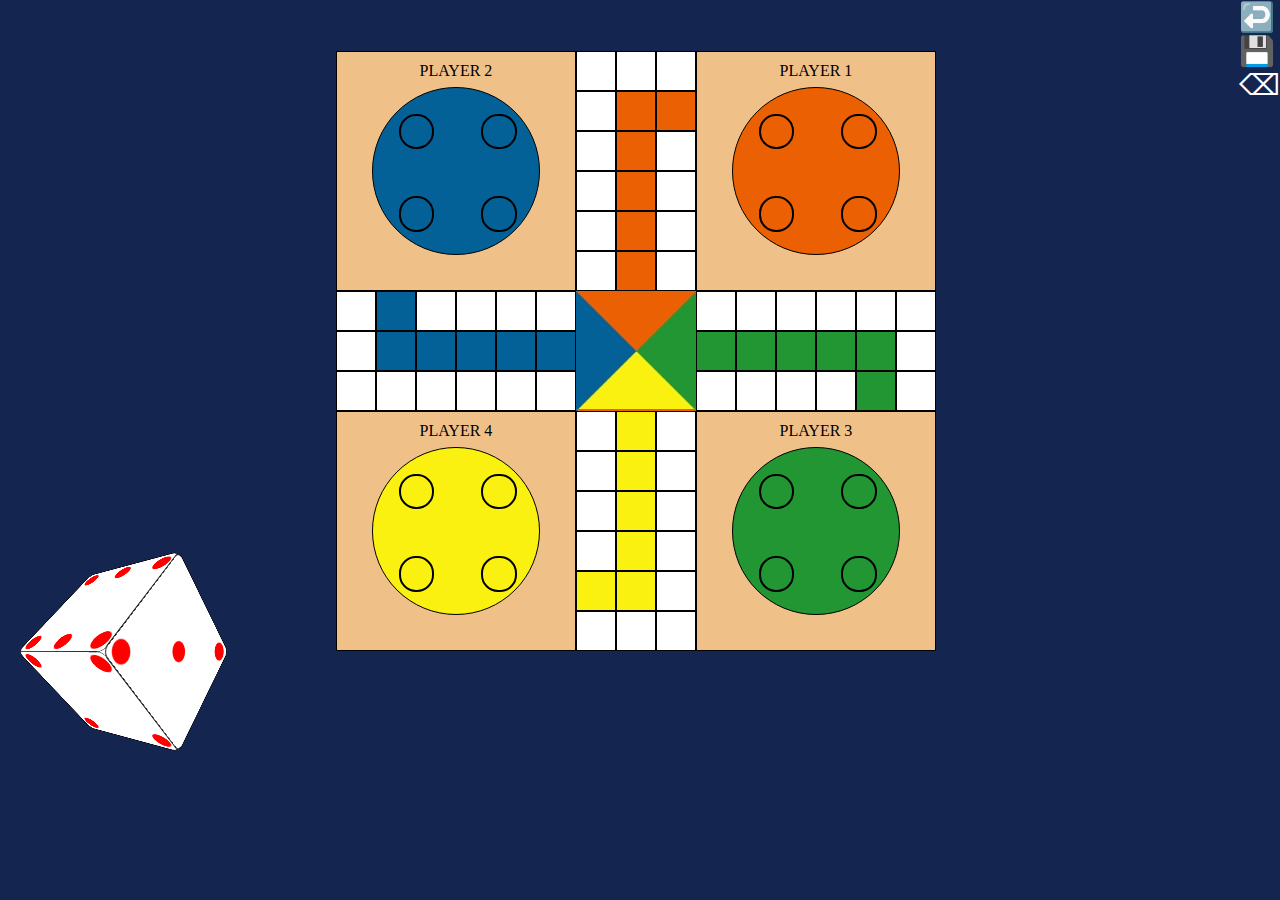
<file: index.html>
<!DOCTYPE html>
<html lang="en">

<head>
  <meta charset="UTF-8">
  <meta name="viewport" content="width=device-width, initial-scale=1.0">
  <link rel="stylesheet" href="index.css">
  <title>Document</title>
  <script src="https://ajax.googleapis.com/ajax/libs/jquery/3.7.1/jquery.min.js"></script>
</head>

<body>
  <nav>
    <div id="quit" title="quit">
      ↩️
    </div>
    <div id="save" title="save progress">
      💾
    </div>
    <div id="delete" title="delete progress">
      ⌫
    </div>
  </nav>

  <div id="quitalert">
    <div>
      DO YOU WANT TO QUIT GAME
    </div>
    <div>
      <button id="quityes">YES</button>
      <button id="quitno">NO</button>
    </div>
  </div>
  <div id="deletealert">
    <div>
      DO YOU WANT TO DELETE PROGRESS
    </div>
    <div>
      <button id="delyes">YES</button>
      <button id="delno">NO</button>
    </div>
  </div>
  <div id="main">
    <div id="blue" class="border">
      <header class="playerh">PLAYER 2</header>
      <div class="circle">
        <table>
          <tr>
            <td id=" pb1">
              <div id="pb1" class="pawn">
                <div id="pb1 " style=" background-color: #046198"></div>
              </div>
            </td>
            <td id=" pb2">
              <div id="pb2" class="pawn">
                <div id="pb2 " style="background-color: #046198"></div>
              </div>
            </td>
          </tr>
          <tr>
            <td id=" pb3">
              <div id="pb3" class="pawn">
                <div id="pb3 " style=" background-color: #046198"></div>
              </div>
            </td>
            <td id=" pb4">
              <div id="pb4" class="pawn">
                <div id="pb4 " style=" background-color: #046198"></div>
              </div>
            </td>
          </tr>
        </table>
      </div>
    </div>
    <div id="redarea">
      <div class='grid border' id="49"></div>
      <div class='grid border' id="50"></div>
      <div class='grid border' id="51"></div>
      <div class='grid border' id="48"></div>
      <div class='grid border' id="52" style="background-color:#eb6002 "></div>
      <div class='grid border' id="0" style="background-color: #eb6002"></div>
      <div class='grid border' id="47"></div>
      <div class='grid border' id="53" style="background-color: #eb6002"></div>
      <div class='grid border' id="1"></div>
      <div class='grid border' id="46"></div>
      <div class='grid border' id="54" style="background-color: #eb6002"></div>
      <div class='grid border' id="2"></div>
      <div class='grid border' id="45"></div>
      <div class='grid border' id="55" style="background-color: #eb6002"></div>
      <div class='grid border' id="3"></div>
      <div class='grid border' id="44"></div>
      <div class='grid border' id="56" style="background-color: #eb6002"></div>
      <div class='grid border' id="4"></div>
    </div>
    <div id="red" class="border">
      <header class="playerh">PLAYER 1</header>
      <div class="circle">
        <table>
          <tr>
            <td id=" pr1">
              <div id="pr1" class="pawn">
                <div id="pr1 " style=" background-color: #eb6002"></div>
              </div>
      </div>
      </td>
      <td id=" pr2">
        <div id="pr2" class="pawn">
          <div id="pr2 " style=" background-color: #eb6002"></div>
        </div>
      </td>
      </tr>
      <tr>
        <td id=" pr3">
          <div id="pr3" class="pawn">
            <div id="pr3 " style=" background-color: #eb6002"></div>
          </div>
        </td>
        <td id=" pr4">
          <div>
            <div id="pr4" class="pawn">
              <div id="pr4 " style=" background-color: #eb6002"></div>
            </div>
          </div>
        </td>
      </tr>
      </table>
    </div>
  </div>
  <div id="bluearea">
    <div class='grid border' id="38"></div>
    <div class='grid border' id="39" style="background-color: #046198"></div>
    <div class='grid border' id="40"></div>
    <div class='grid border' id="41"></div>
    <div class='grid border' id="42"></div>
    <div class='grid border' id="43"></div>
    <div class='grid border' id="37"></div>
    <div class='grid border' id="70" style="background-color: #046198"></div>
    <div class='grid border' id="71" style="background-color: #046198"></div>
    <div class='grid border' id="72" style="background-color: #046198"></div>
    <div class='grid border' id="73" style="background-color: #046198"></div>
    <div class='grid border' id="74" style="background-color: #046198"></div>
    <div class='grid border' id="36"></div>
    <div class='grid border' id="35"></div>
    <div class='grid border' id="34"></div>
    <div class='grid border' id="33"></div>
    <div class='grid border' id="32"></div>
    <div class='grid border' id="31"></div>
  </div>
  <div id="win">
    <div class="grid" id="57" style="margin:auto"></div>
    <div class="grid" id="75" style="float:left"></div>
    <div class="grid" id="63" style="float:right"></div>
    <div class="grid" id="" style="margin:auto"></div>
    <div class="grid" id="69" style="margin:auto"></div>
  </div>
  <div id="greenarea">
    <div class='grid border' id="5"></div>
    <div class='grid border' id="6"></div>
    <div class='grid border' id="7"></div>
    <div class='grid border' id="8"></div>
    <div class='grid border' id="9"></div>
    <div class='grid border' id="10"></div>
    <div class='grid border' id="62" style="background-color:#219633"></div>
    <div class='grid border' id="61" style="background-color:#219633"></div>
    <div class='grid border' id="60" style="background-color:#219633"></div>
    <div class='grid border' id="59" style="background-color:#219633"></div>
    <div class='grid border' id="58" style="background-color:#219633"></div>
    <div class='grid border' id="11"></div>
    <div class='grid border' id="17"></div>
    <div class='grid border' id="16"></div>
    <div class='grid border' id="15"></div>
    <div class='grid border' id="14"></div>
    <div class='grid border' id="13" style="background-color:#219633"></div>
    <div class='grid border' id="12"></div>
  </div>
  <div id="yellow" class="border">
    <header class="playerh">PLAYER 4</header>
    <div class="circle">
      <table>
        <tr>
          <td id=" py1">
            <div id="py1" class="pawn">
              <div id="py1 " style=" background-color: #faf110"></div>
            </div>
          </td>
          <td id=" py2">
            <div id="py2" class="pawn">
              <div id="py2 " style=" background-color: #faf110"></div>
            </div>
          </td>
        </tr>
        <tr>
          <td id=" py3">
            <div id="py3" class="pawn">
              <div id="py3 " style=" background-color: #faf110"></div>
            </div>
          </td>
          <td id=" py4">
            <div id="py4" class="pawn">
              <div id="py4 " style=" background-color: #faf110"></div>
            </div>
          </td>
        </tr>
      </table>
    </div>
  </div>
  <div id="yellowarea">
    <div class='grid border' id="30"></div>
    <div class='grid border' id="68" style="background-color: #faf110"></div>
    <div class='grid border' id="18"></div>
    <div class='grid border' id="29"></div>
    <div class='grid border' id="67" style="background-color: #faf110"></div>
    <div class='grid border' id="19"></div>
    <div class='grid border' id="28"></div>
    <div class='grid border' id="66" style="background-color: #faf110"></div>
    <div class='grid border' id="20"></div>
    <div class='grid border' id="27"></div>
    <div class='grid border' id="65" style="background-color: #faf110"></div>
    <div class='grid border' id="21"></div>
    <div class='grid border' id="26" style="background-color: #faf110"></div>
    <div class='grid border' id="64" style="background-color: #faf110"></div>
    <div class='grid border' id="22"></div>
    <div class='grid border' id="25"></div>
    <div class='grid border' id="24"></div>
    <div class='grid border' id="23"></div>
  </div>
  <div id="green" class="border">
    <header class="playerh">PLAYER 3</header>
    <div class="circle">
      <table>
        <tr>
          <td id=" pg1">
            <div id="pg1" class="pawn">
              <div id="pg1 " style="background-color: #219633"></div>
            </div>
          </td>
          <td id=" pg2">
            <div id="pg2" class="pawn">
              <div id="pg2 " style="background-color: #219633"></div>
            </div>
          </td>
        </tr>
        <tr>
          <td id=" pg3">
            <div id="pg3" class="pawn">
              <div id="pg3 " style="background-color: #219633"></div>
            </div>
          </td>
          <td id=" pg4">
            <div id="pg4" class="pawn">
              <div id="pg4 " style="background-color: #219633"></div>
            </div>
          </td>
        </tr>
      </table>
    </div>
  </div>
  </div>
  <div class="panel">
    <div class="dice">
      <div class="side one">
        <span class="dot"></span>
      </div>
      <div class="side two">
        <span class="dot"></span>
        <span class="dot"></span>
      </div>
      <div class="side three">
        <span class="dot"></span>
        <span class="dot"></span>
        <span class="dot"></span>
      </div>
      <div class="side four">
        <div class="kolona">
          <span class="dot"></span>
          <span class="dot"></span>
        </div>
        <div class="kolona">
          <span class="dot"></span>
          <span class="dot"></span>
        </div>
      </div>
      <div class="side five">
        <div class="kolona">
          <span class="dot"></span>
          <span class="dot"></span>
        </div>
        <div class="kolona">
          <span class="dot"></span>
        </div>
        <div class="kolona">
          <span class="dot"></span>
          <span class="dot"></span>
        </div>
      </div>
      <div class="side six">
        <div class="kolona">
          <span class="dot"></span>
          <span class="dot"></span>
        </div>
        <div class="kolona">
          <span class="dot"></span>
          <span class="dot"></span>
        </div>
        <div class="kolona">
          <span class="dot"></span>
          <span class="dot"></span>
        </div>
      </div>
    </div>
  </div>
  <script src="script.js"></script>
</body>

</html>
</file>
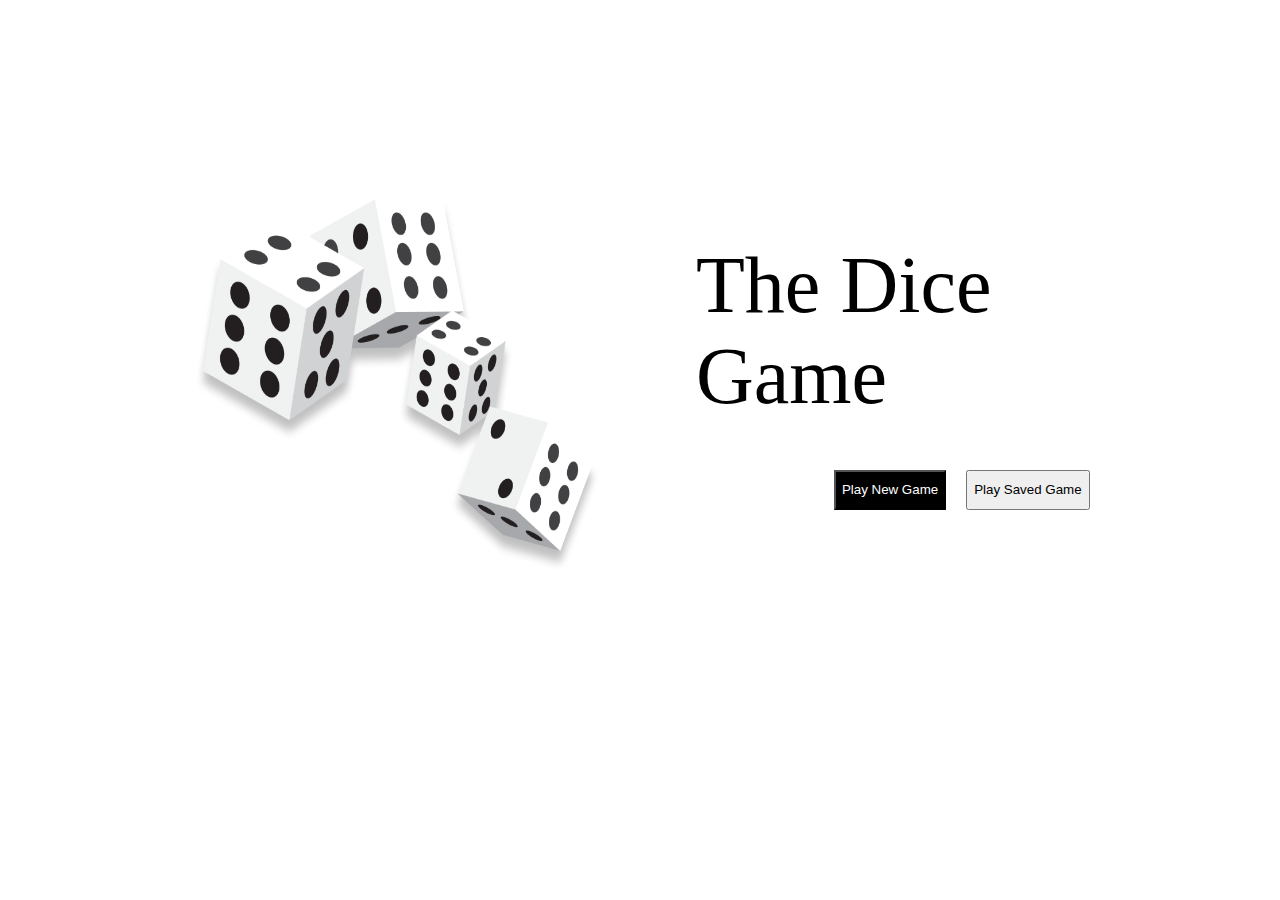
<file: home.html>
<!DOCTYPE html>
<html lang="en">

<head>
    <meta charset="UTF-8">
    <meta name="viewport" content="width=device-width, initial-scale=1.0">
    <title>Document</title>
    <link rel="stylesheet" href="home.css">
</head>

<body>
    <div id="main">
        <img src="dices.png">
        <header> The Dice Game
            <br>
            <div id="btns">
                <button id="playnow">Play New Game</button>
                <button id="playprev">Play Saved Game</button>
            </div>
        </header>
    </div>
    <script>
        document.getElementById("playnow").onclick = () => {
            localStorage.setItem("restart", "false");
            window.location.href = "index.html";
        }
        document.getElementById("playprev").onclick = () => {
            if (localStorage.getItem("arr") == null) {
                alert("no saved progress");
                return;
            }
            localStorage.setItem("restart", "true");
            window.location.href = "index.html";
        }
    </script>
</body>

</html>
</file>
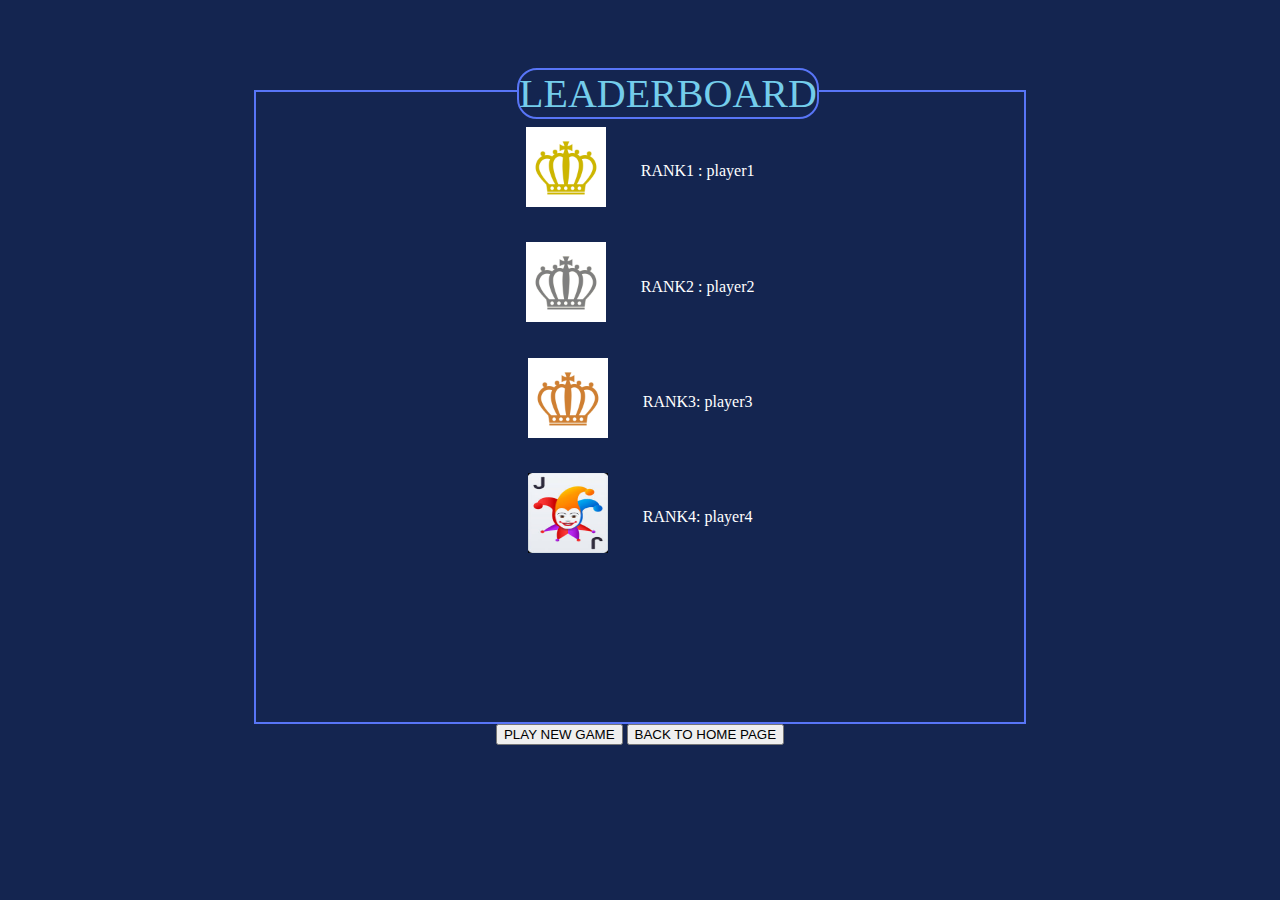
<file: leaderboard.html>
<!DOCTYPE html>
<html lang="en">

<head>
    <meta charset="UTF-8">
    <meta name="viewport" content="width=device-width, initial-scale=1.0">
    <title>Document</title>
    <link rel="stylesheet" href="leaderboard.css">
</head>

<body>
    <div id="main">
        <header>LEADERBOARD</header>
        <div id="r1"><img src="crown1.png" alt="">
            <div id="name1"> RANK1 : player1</div>
        </div>
        <div id="r2"><img src="crown2.png" alt="">
            <div id="name2"> RANK2 : player2</div>
        </div>
        <div id="r3"><img src="crown3.png" alt="">
            <div id="name3"> RANK3: player3</div>
        </div>
        <div id="r4"> <img src="joker.jpeg" alt="">
            <div id="name4"> RANK4: player4 </div>
        </div>
    </div>
    <div id="btns">
        <button>
            PLAY NEW GAME
        </button>
        <button>
            BACK TO HOME PAGE
        </button>
    </div>
    <script>
        let obj = {
            "red": "player1",
            "blue": "player2",
            "green": "player3",
            "yellow": "player4"
        }
        rankarr = localStorage.getItem("rankarr");
        for (let i = 0; i < 4; i++) {
            document.getElementById("name" + (i + 1)).innerText = "RANK" + i + "         " + obj[rankarr[i]];
        }
        console.log(rankarr);
    </script>
</body>

</html>
</file>
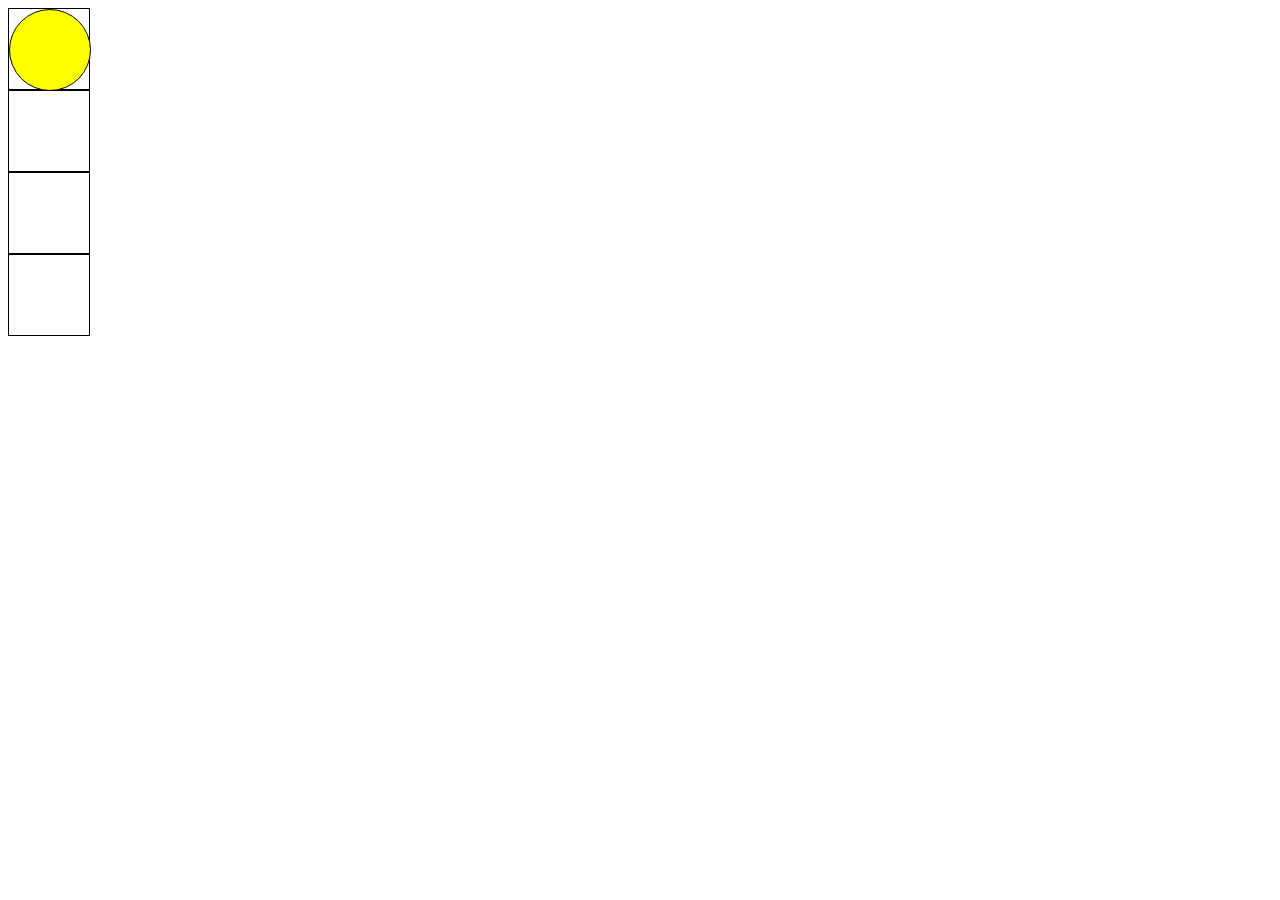
<file: sample.html>
<!DOCTYPE html>
<html lang="en">

<head>
    <meta charset="UTF-8">
    <meta name="viewport" content="width=device-width, initial-scale=1.0">
    <title>Document</title>
    <style>
        #circle {
            border-radius: 50%;
            background-color: yellow;
        }

        div {
            height: 5rem;
            width: 5rem;
            border: 1px solid black
        }
    </style>
</head>

<body>
    <div id="1">
        <div id="circle"></div>
    </div>
    <div id="2">
    </div>
    <div id="3">
    </div>
    <div id="4"></div>
    <script>
        let current = document.getElementById("1");
        for (let i = 1; i < 4; i++) {
            setTimeout(() => {
                document.getElementById(1 + i).appendChild(document.getElementById("circle"))
            }, 1000 * i)
        }
    </script>
</body>

</html>
</file>
<file: index.css>
#main{
    display: flex;
    width: 38rem;
    flex-wrap: wrap;
    margin: auto;
    margin-top: 4%;
}
body{
  background-color: rgb(20,37,80);
}
#blue,#red,#yellow,#green{
    width:15rem;
    height: 15rem;
    display: flex;
    justify-content: center;
    background-color: #efc188;
    position: relative;
}
#blue .circle{
    background-color: #046198;
}
#red .circle{
    background-color: #eb6002;
}
#yellow .circle{
    background-color: #faf110;
}
#green .circle{
    background-color: #219633;
}
#redarea,#yellowarea{
    width:7.5rem;
    height:15rem;
    display: flex;
    flex-wrap:wrap;
}
#bluearea,#greenarea{
    width:15rem;
    height:7.5rem;
    display: flex;
    flex-wrap:wrap;
}
#win{
    width:7.5rem;
    height: 7.5rem;
}
.border{
    border: 1px solid black;
    -webkit-box-sizing: border-box; /* Safari/Chrome, other WebKit */
    -moz-box-sizing: border-box;    /* Firefox, other Gecko */
    box-sizing: border-box;         /* Opera/IE 8+ */
}
.grid{
    height:2.5rem;
    width:2.5rem;
    background-color: white;
    display: grid;
    box-sizing: border-box;  
}
.grid div{
  grid-column: 1 / 1;
  grid-row: 1 / 1;
}
.circle{
    width: 70%;
    height: 70%;
    border-radius: 50%;
    border: 1px solid black;
    margin: auto;
}
td{
  width: 50%;
  height: 50%;
}
.pawn{
    width:2rem;
    height: 2rem;
    /* background-color: white; */
    border-radius: 50%;
    margin: auto;
}
table{
    width: 100%;
    height: 100%;
}
.pawn div{
    width: 98%;
    height: 98%;
    border-radius: 48%;
    border:2px solid black;
}
.grid div{
  width: 100%;
  height: 100%;
}
body {
    margin: 0;
    padding: 0;
    background-color: rgb(20,37,80);
  }
  .dice {
    height: 10rem;
    width: 10rem;
    position: relative;
    transform-style: preserve-3d;
    transform: translateZ(-100px) rotateY(-45deg) rotateX(-45deg);
    transition: transform 1s;
  }
  .panel {
    border-radius: 10px;
    width: 10rem;
    height: 10rem;
    perspective: 20rem;
    position: absolute;
    left: 10%;
    transform: translate(-50%, -50%);
  }
  .dot {
    display: block;
    width: 24px;
    height: 24px;
    border-radius: 50%;
    margin: 4px;
    background-color: red;
  }
  .side {
    position: absolute;
    background-color: white;
    border:black 1px solid;
    width: 10rem;
    height: 10rem;
    border-radius: 10px;
    line-height: 10rem;
  }
  .one {
    display: flex;
    justify-content: center;
    align-items: center;
    transform: rotateX(-90deg) translateZ(5rem);
    z-index: 1;
  }
  .two {
    display: flex;
    justify-content: space-between;
    transform: rotateY(180deg) translateZ(5rem);
    z-index: 2;
  }
  .two .dot:nth-of-type(2) {
    align-self: flex-end;
  }
  .three {
    display: flex;
    justify-content: space-between;
    transform: rotateY(90deg) translateZ(5rem);
  }
  /* #pb1,#pr1,#pg1,#pb1{
    z-index: 1;
  }
  #pb2,#pr2,#pg2,#pb2{
    z-index: 2;
  }
  #pb3,#pr3,#pg3,#pb3{
    z-index: 3;
  }
  #pb4,#pr4,#pg4,#pb4{
    z-index: 4;
  } */
  .three .dot:nth-of-type(2) {
    align-self: center;
  }
  
  .three .dot:nth-of-type(3) {
    align-self: flex-end;
  }
  .four {
    z-index: 4;
    transform: rotateY(0deg) translateZ(5rem);
  }
  .four,
  .six {
    display: flex;
    justify-content: space-between;
  }
  
  .four .kolona,
  .six .kolona {
    display: flex;
    flex-direction: column;
    justify-content: space-between;
  }
  
  .five {
    display: flex;
    justify-content: space-between;
    transform: rotateY(-90deg) translateZ(5rem);
    z-index: 5;
  }
  
  .five .kolona {
    display: flex;
    flex-direction: column;
    justify-content: space-between;
  }
  
  .five .kolona:nth-of-type(2) {
    justify-content: center;
  }
  .six {
    transform: rotateX(90deg) translateZ(5rem);
    z-index: 6;
  }
  /* #win{
    border:3.7rem solid black;
    border-left-color: #046198;
    border-right-color: #219633;
    border-top-color: #eb6002;
    border-bottom-color:#faf110;
    -webkit-box-sizing: border-box; 
    -moz-box-sizing: border-box;    
    box-sizing: border-box;  
  } */
#win{
  background-image: url("win.jpg");
  background-size: contain;
  /* border:2px solid black; */
  -webkit-box-sizing: border-box; 
  -moz-box-sizing: border-box;    
  box-sizing: border-box;  
}
#win div{
  background-color: transparent;
}
.playerh{
  top:4%;
  position: absolute;
}
nav{
  font-size: 1.8rem;
  right:0%;
  top:0%;
  position: absolute;
  color: white;
}
#quitalert,#deletealert{
  height:10%;
  width: 20%;
  background-color: black;
  border: 1px solid black;
  color:white;
  position: absolute;
  top:45%;
  left:40%;
  display: none;
}

#quitalert div,#deletealert div{
  margin: auto;
  margin-top: 3%;
  width:fit-content;
}
</file>
<file: home.css>
#main{
    margin-top:10rem;
    margin-left:10rem;
    display: flex;
}
img{
    width: 35vw;
}
header{
    margin: 5rem;
    width:40%;
    font-size: 5rem;
}
#playnow{
    background-color: black;
    color: white;
    height: 2.5rem;
    
}
#btns{
    float: right;
    margin-right: 3rem;
}
#btns button{
    height:2.5rem
}
</file>
<file: leaderboard.css>
body{
    background-color: rgb(20,37,80);
    
    background-size: cover;
    color: white;
}
#main{
    width:60vw;
    border:1px solid black;
    height: 70vh;
    position: relative;
    border: 2px solid #5875f7;
    
    margin: auto;
    margin-top:10vh;
}
#main div{
    width: fit-content;
    margin: auto;
    display: flex;
    margin-top: 2.2rem;
}
header{
    position: absolute;
    font-size: 2.5rem;
    top:-1.5rem;
    width: fit-content;
    left:34%;
    border: 2px solid #5875f7;
    border-radius: 20px;
    background-color:rgb(20,37,80) ;
    color:#74cdeb;
}
img{
    height: 5rem;
    width: 5rem;
    margin-right: 2.2rem;
}
#btns{
    margin: auto;
    width: fit-content;
}
</file>
